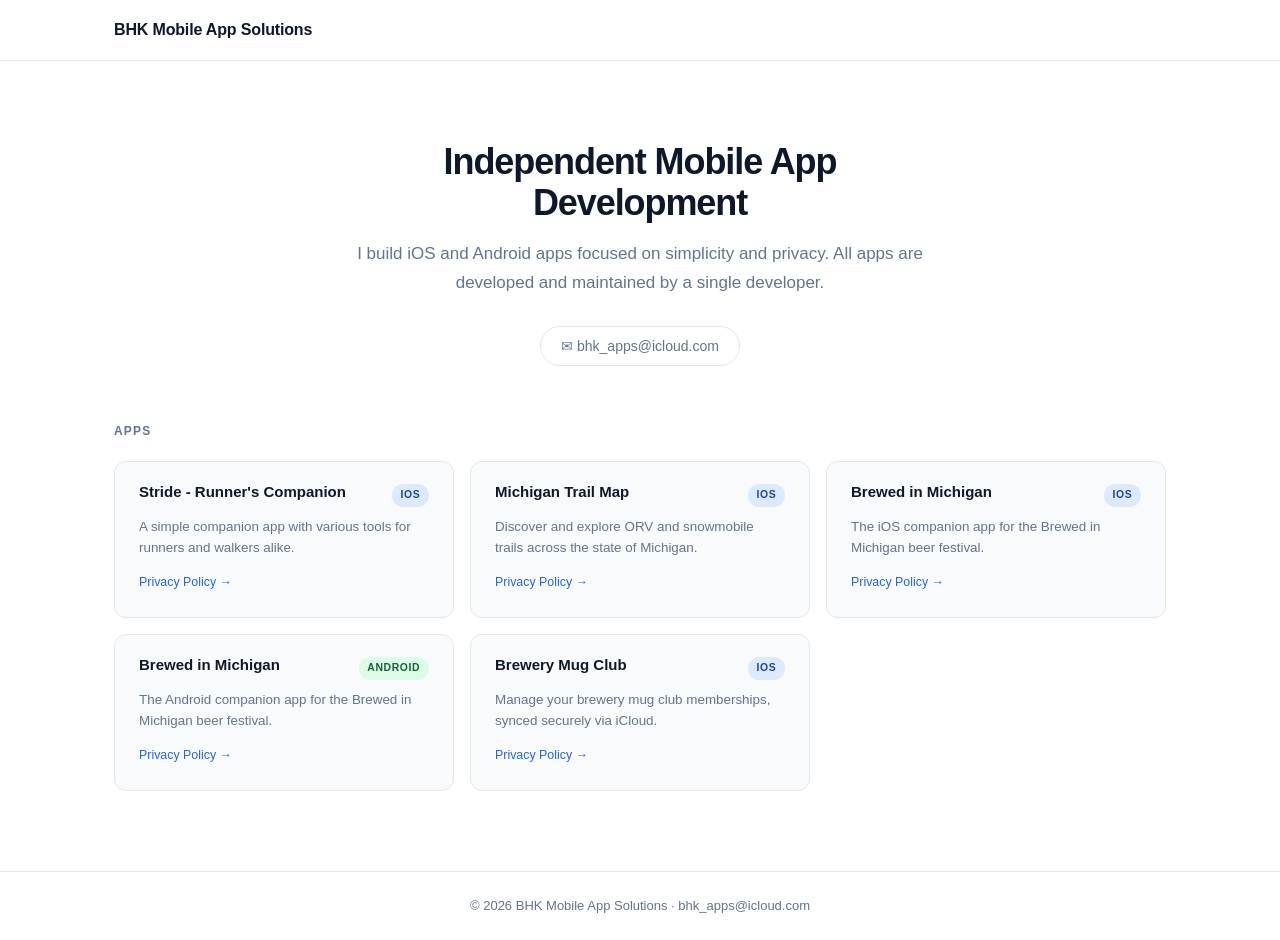
<file: index.html>
<!DOCTYPE html>
<html lang="en">
<head>
    <meta charset="UTF-8">
    <meta name="viewport" content="width=device-width, initial-scale=1.0">
    <title>BHK Mobile App Solutions</title>
    <link rel="stylesheet" href="styles.css">
</head>
<body>
    <header class="site-header">
        <div class="header-inner">
            <span class="site-brand">BHK Mobile App Solutions</span>
        </div>
    </header>

    <main>
        <section class="hero">
            <h1>Independent Mobile App Development</h1>
            <p>I build iOS and Android apps focused on simplicity and privacy. All apps are developed and maintained by a single developer.</p>
            <a href="mailto:bhk_apps@icloud.com" class="hero-contact">
                ✉ bhk_apps@icloud.com
            </a>
        </section>

        <section class="apps-section">
            <p class="section-label">Apps</p>
            <div class="apps-grid">

                <a href="run_companion_privacy_policy.html" class="app-card">
                    <div class="app-card-top">
                        <span class="app-name">Stride - Runner's Companion</span>
                        <span class="platform-badge ios">iOS</span>
                    </div>
                    <p class="app-description">A simple companion app with various tools for runners and walkers alike.</p>
                    <span class="app-policy-link">Privacy Policy →</span>
                </a>

                <!-- <a href="pace_calculator_privacy_policy.html" class="app-card">
                    <div class="app-card-top">
                        <span class="app-name">Pace Calculator</span>
                        <span class="platform-badge ios">iOS</span>
                    </div>
                    <p class="app-description">Calculate and convert running pace, speed, and projected finish times.</p>
                    <span class="app-policy-link">Privacy Policy →</span>
                </a> -->

                <a href="trail_map_privacy_policy.html" class="app-card">
                    <div class="app-card-top">
                        <span class="app-name">Michigan Trail Map</span>
                        <span class="platform-badge ios">iOS</span>
                    </div>
                    <p class="app-description">Discover and explore ORV and snowmobile trails across the state of Michigan.</p>
                    <span class="app-policy-link">Privacy Policy →</span>
                </a>

                <!-- <a href="civic_duty_privacy_policy.html" class="app-card">
                    <div class="app-card-top">
                        <span class="app-name">Civic Duty</span>
                        <span class="platform-badge ios">iOS</span>
                    </div>
                    <p class="app-description">Stay informed and engaged with your local civic responsibilities.</p>
                    <span class="app-policy-link">Privacy Policy →</span>
                </a> -->

                <a href="brewed_privacy_policy.html" class="app-card">
                    <div class="app-card-top">
                        <span class="app-name">Brewed in Michigan</span>
                        <span class="platform-badge ios">iOS</span>
                    </div>
                    <p class="app-description">The iOS companion app for the Brewed in Michigan beer festival.</p>
                    <span class="app-policy-link">Privacy Policy →</span>
                </a>

                <a href="brewed_privacy_policy_android.html" class="app-card">
                    <div class="app-card-top">
                        <span class="app-name">Brewed in Michigan</span>
                        <span class="platform-badge android">Android</span>
                    </div>
                    <p class="app-description">The Android companion app for the Brewed in Michigan beer festival.</p>
                    <span class="app-policy-link">Privacy Policy →</span>
                </a>

                <a href="brewery_mug_club_policy.html" class="app-card">
                    <div class="app-card-top">
                        <span class="app-name">Brewery Mug Club</span>
                        <span class="platform-badge ios">iOS</span>
                    </div>
                    <p class="app-description">Manage your brewery mug club memberships, synced securely via iCloud.</p>
                    <span class="app-policy-link">Privacy Policy →</span>
                </a>

                <!-- <a href="booze_list_privacy_policy.html" class="app-card">
                    <div class="app-card-top">
                        <span class="app-name">Michigan Booze List</span>
                        <span class="platform-badge ios">iOS</span>
                    </div>
                    <p class="app-description">Browse Michigan's selection of craft spirits and distillery offerings.</p>
                    <span class="app-policy-link">Privacy Policy →</span>
                </a> -->

                <!-- <a href="id_validator_privacy_policy.html" class="app-card">
                    <div class="app-card-top">
                        <span class="app-name">ID Validator</span>
                        <span class="platform-badge ios">iOS</span>
                    </div>
                    <p class="app-description">Quickly verify and validate driver's licenses and identification cards.</p>
                    <span class="app-policy-link">Privacy Policy →</span>
                </a> -->

                <!-- <a href="contact_share_privacy_policy.html" class="app-card">
                    <div class="app-card-top">
                        <span class="app-name">EZ Contact Share</span>
                        <span class="platform-badge ios">iOS</span>
                    </div>
                    <p class="app-description">Share your contact information with others quickly and effortlessly.</p>
                    <span class="app-policy-link">Privacy Policy →</span>
                </a> -->

                <!-- <a href="cdmd_privacy_policy.html" class="app-card">
                    <div class="app-card-top">
                        <span class="app-name">Chardee MacDennis</span>
                        <span class="platform-badge ios">iOS</span>
                    </div>
                    <p class="app-description">A digital companion and scorecard for the Chardee MacDennis game.</p>
                    <span class="app-policy-link">Privacy Policy →</span>
                </a> -->

                <!-- <a href="caroline_songs_privacy_policy.html" class="app-card">
                    <div class="app-card-top">
                        <span class="app-name">Caroline Songs</span>
                        <span class="platform-badge ios">iOS</span>
                    </div>
                    <p class="app-description">A personal song collection app, stored entirely on your device.</p>
                    <span class="app-policy-link">Privacy Policy →</span>
                </a> -->

            </div>
        </section>
    </main>

    <footer class="site-footer">
        <p>© 2026 BHK Mobile App Solutions &middot; <a href="mailto:bhk_apps@icloud.com">bhk_apps@icloud.com</a></p>
    </footer>
</body>
</html>
</file>
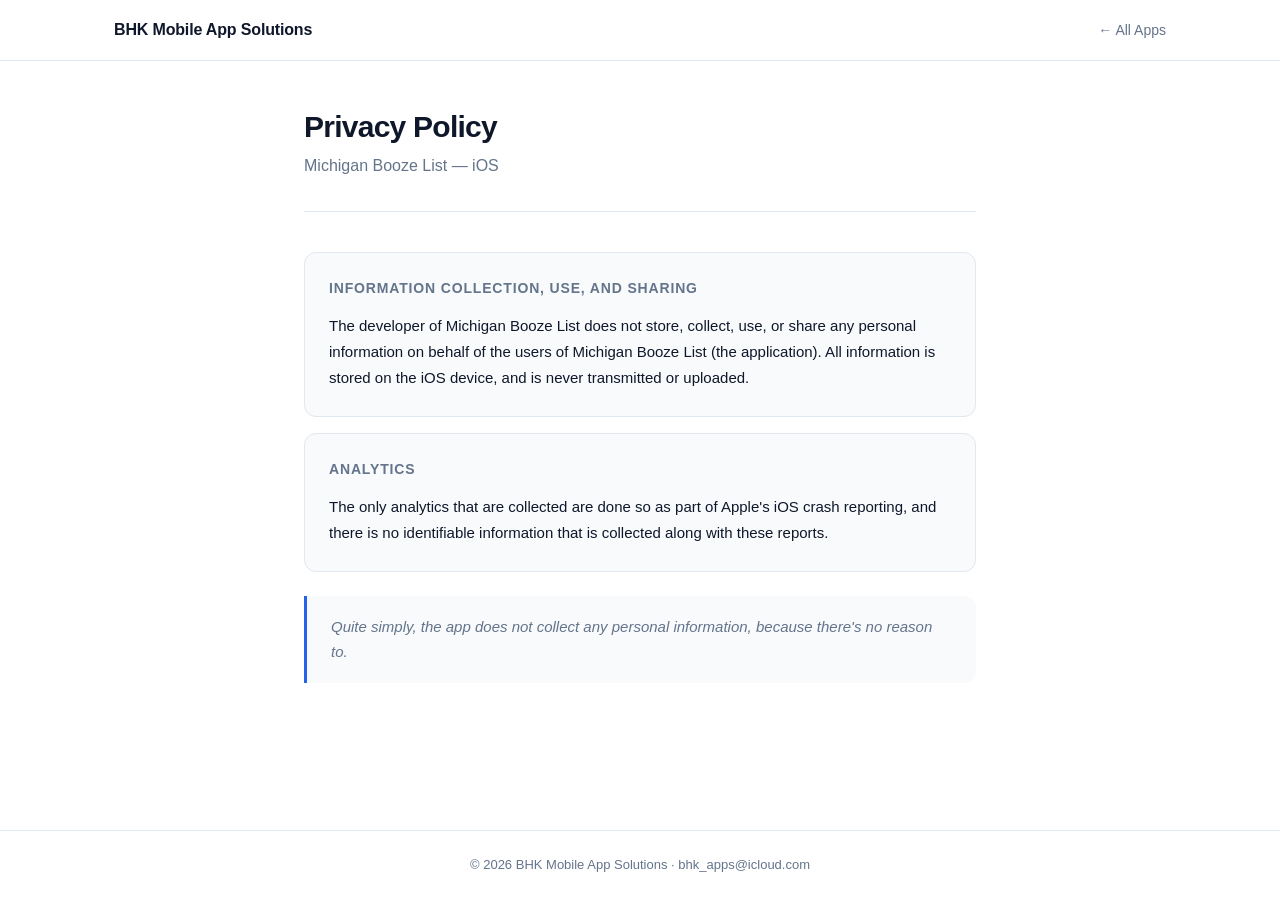
<file: booze_list_privacy_policy.html>
<!DOCTYPE html>
<html lang="en">
<head>
    <meta charset="UTF-8">
    <meta name="viewport" content="width=device-width, initial-scale=1.0">
    <title>Michigan Booze List — Privacy Policy · BHK Mobile App Solutions</title>
    <link rel="stylesheet" href="styles.css">
</head>
<body>
    <header class="site-header">
        <div class="header-inner">
            <a href="index.html" class="site-brand">BHK Mobile App Solutions</a>
            <a href="index.html" class="back-link">← All Apps</a>
        </div>
    </header>

    <main>
        <div class="policy-wrapper">
            <div class="policy-header">
                <h1>Privacy Policy</h1>
                <p class="policy-app-name">Michigan Booze List — iOS</p>
            </div>

            <div class="policy-section">
                <h2>Information Collection, Use, and Sharing</h2>
                <p>The developer of Michigan Booze List does not store, collect, use, or share any personal information on behalf of the users of Michigan Booze List (the application). All information is stored on the iOS device, and is never transmitted or uploaded.</p>
            </div>

            <div class="policy-section">
                <h2>Analytics</h2>
                <p>The only analytics that are collected are done so as part of Apple's iOS crash reporting, and there is no identifiable information that is collected along with these reports.</p>
            </div>

            <div class="policy-conclusion">
                <p>Quite simply, the app does not collect any personal information, because there's no reason to.</p>
            </div>
        </div>
    </main>

    <footer class="site-footer">
        <p>© 2026 BHK Mobile App Solutions &middot; <a href="mailto:bhk_apps@icloud.com">bhk_apps@icloud.com</a></p>
    </footer>
</body>
</html>
</file>
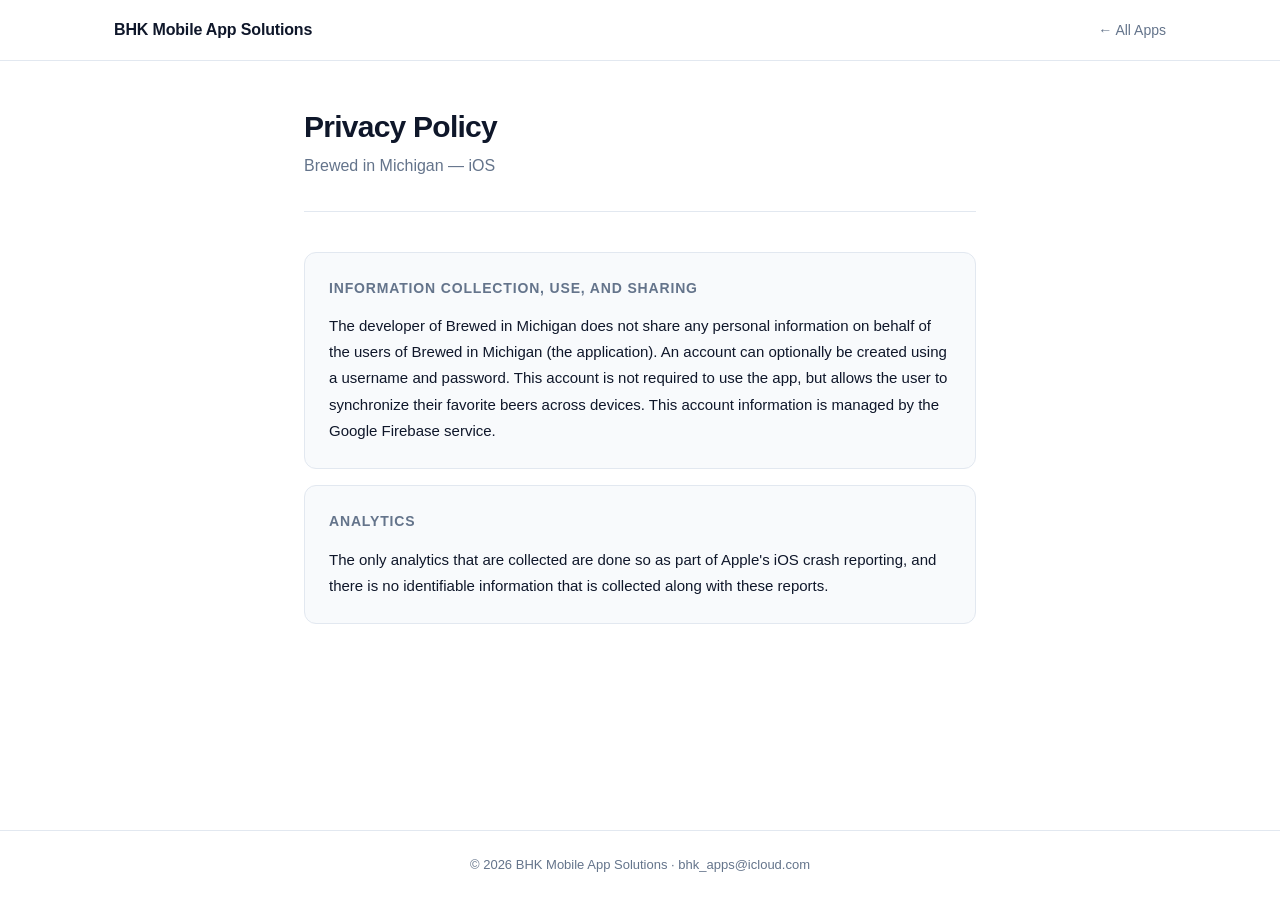
<file: brewed_privacy_policy.html>
<!DOCTYPE html>
<html lang="en">
<head>
    <meta charset="UTF-8">
    <meta name="viewport" content="width=device-width, initial-scale=1.0">
    <title>Brewed in Michigan — iOS Privacy Policy · BHK Mobile App Solutions</title>
    <link rel="stylesheet" href="styles.css">
</head>
<body>
    <header class="site-header">
        <div class="header-inner">
            <a href="index.html" class="site-brand">BHK Mobile App Solutions</a>
            <a href="index.html" class="back-link">← All Apps</a>
        </div>
    </header>

    <main>
        <div class="policy-wrapper">
            <div class="policy-header">
                <h1>Privacy Policy</h1>
                <p class="policy-app-name">Brewed in Michigan — iOS</p>
            </div>

            <div class="policy-section">
                <h2>Information Collection, Use, and Sharing</h2>
                <p>The developer of Brewed in Michigan does not share any personal information on behalf of the users of Brewed in Michigan (the application). An account can optionally be created using a username and password. This account is not required to use the app, but allows the user to synchronize their favorite beers across devices. This account information is managed by the Google Firebase service.</p>
            </div>

            <div class="policy-section">
                <h2>Analytics</h2>
                <p>The only analytics that are collected are done so as part of Apple's iOS crash reporting, and there is no identifiable information that is collected along with these reports.</p>
            </div>
        </div>
    </main>

    <footer class="site-footer">
        <p>© 2026 BHK Mobile App Solutions &middot; <a href="mailto:bhk_apps@icloud.com">bhk_apps@icloud.com</a></p>
    </footer>
</body>
</html>
</file>
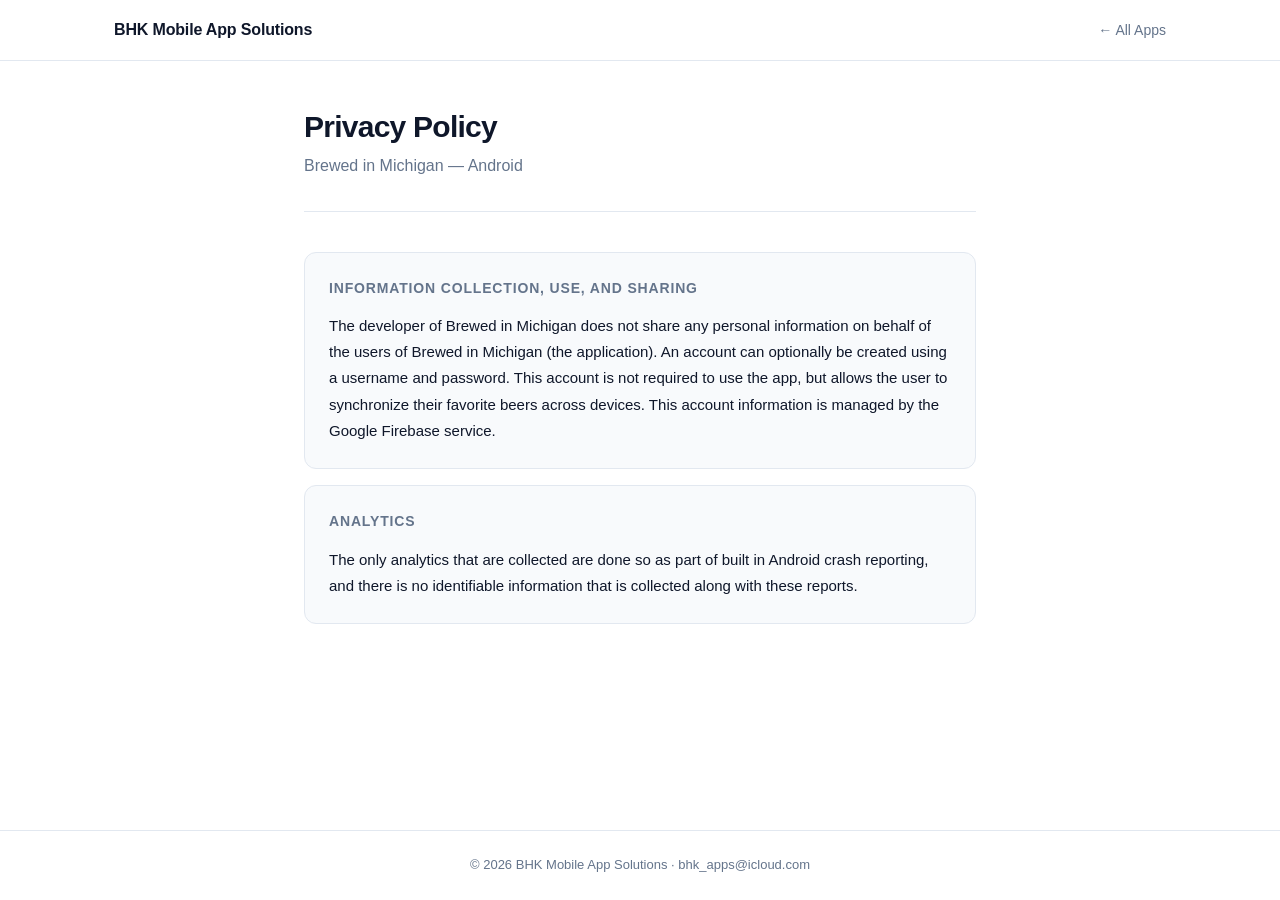
<file: brewed_privacy_policy_android.html>
<!DOCTYPE html>
<html lang="en">
<head>
    <meta charset="UTF-8">
    <meta name="viewport" content="width=device-width, initial-scale=1.0">
    <title>Brewed in Michigan — Android Privacy Policy · BHK Mobile App Solutions</title>
    <link rel="stylesheet" href="styles.css">
</head>
<body>
    <header class="site-header">
        <div class="header-inner">
            <a href="index.html" class="site-brand">BHK Mobile App Solutions</a>
            <a href="index.html" class="back-link">← All Apps</a>
        </div>
    </header>

    <main>
        <div class="policy-wrapper">
            <div class="policy-header">
                <h1>Privacy Policy</h1>
                <p class="policy-app-name">Brewed in Michigan — Android</p>
            </div>

            <div class="policy-section">
                <h2>Information Collection, Use, and Sharing</h2>
                <p>The developer of Brewed in Michigan does not share any personal information on behalf of the users of Brewed in Michigan (the application). An account can optionally be created using a username and password. This account is not required to use the app, but allows the user to synchronize their favorite beers across devices. This account information is managed by the Google Firebase service.</p>
            </div>

            <div class="policy-section">
                <h2>Analytics</h2>
                <p>The only analytics that are collected are done so as part of built in Android crash reporting, and there is no identifiable information that is collected along with these reports.</p>
            </div>
        </div>
    </main>

    <footer class="site-footer">
        <p>© 2026 BHK Mobile App Solutions &middot; <a href="mailto:bhk_apps@icloud.com">bhk_apps@icloud.com</a></p>
    </footer>
</body>
</html>
</file>
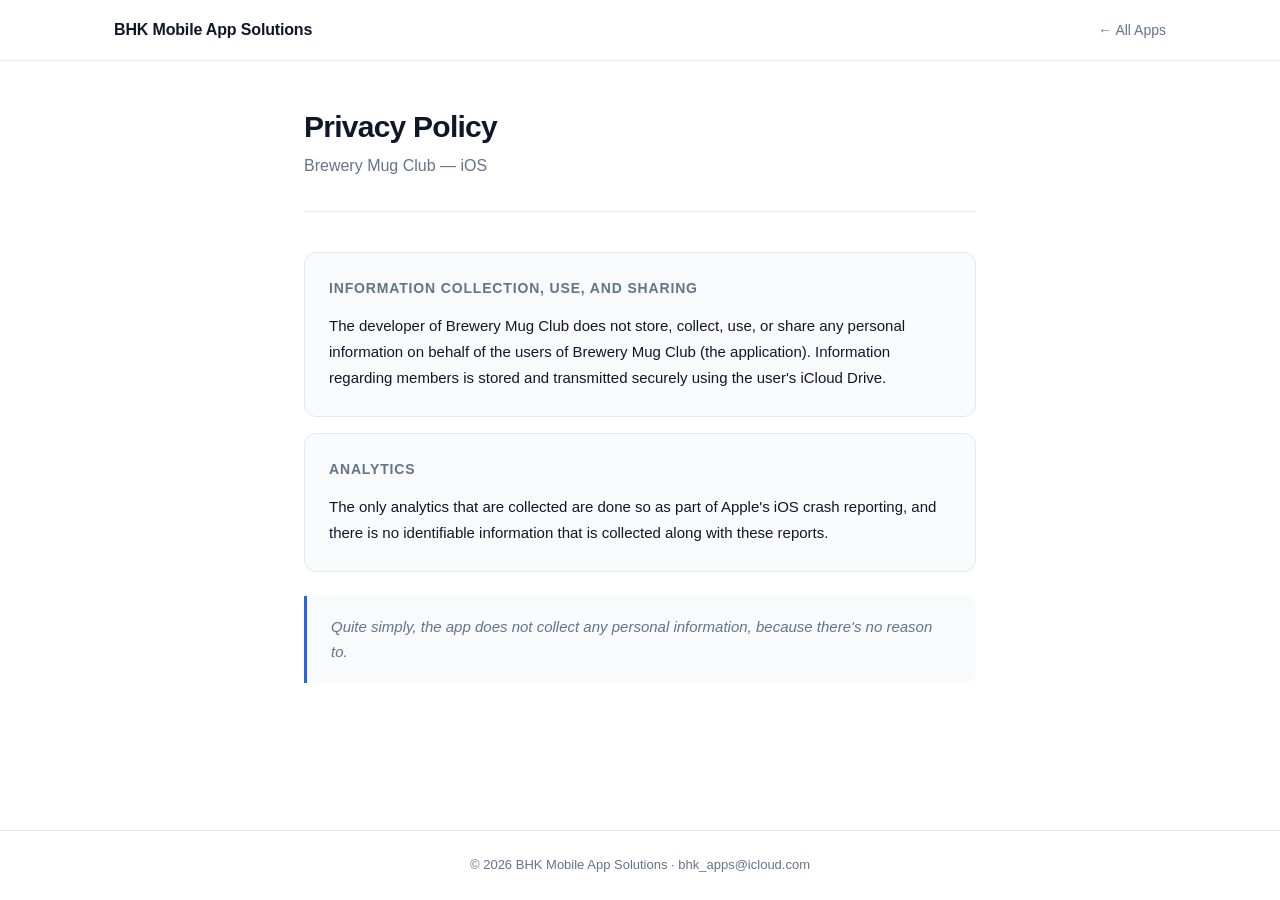
<file: brewery_mug_club_policy.html>
<!DOCTYPE html>
<html lang="en">
<head>
    <meta charset="UTF-8">
    <meta name="viewport" content="width=device-width, initial-scale=1.0">
    <title>Brewery Mug Club — Privacy Policy · BHK Mobile App Solutions</title>
    <link rel="stylesheet" href="styles.css">
</head>
<body>
    <header class="site-header">
        <div class="header-inner">
            <a href="index.html" class="site-brand">BHK Mobile App Solutions</a>
            <a href="index.html" class="back-link">← All Apps</a>
        </div>
    </header>

    <main>
        <div class="policy-wrapper">
            <div class="policy-header">
                <h1>Privacy Policy</h1>
                <p class="policy-app-name">Brewery Mug Club — iOS</p>
            </div>

            <div class="policy-section">
                <h2>Information Collection, Use, and Sharing</h2>
                <p>The developer of Brewery Mug Club does not store, collect, use, or share any personal information on behalf of the users of Brewery Mug Club (the application). Information regarding members is stored and transmitted securely using the user's iCloud Drive.</p>
            </div>

            <div class="policy-section">
                <h2>Analytics</h2>
                <p>The only analytics that are collected are done so as part of Apple's iOS crash reporting, and there is no identifiable information that is collected along with these reports.</p>
            </div>

            <div class="policy-conclusion">
                <p>Quite simply, the app does not collect any personal information, because there's no reason to.</p>
            </div>
        </div>
    </main>

    <footer class="site-footer">
        <p>© 2026 BHK Mobile App Solutions &middot; <a href="mailto:bhk_apps@icloud.com">bhk_apps@icloud.com</a></p>
    </footer>
</body>
</html>
</file>
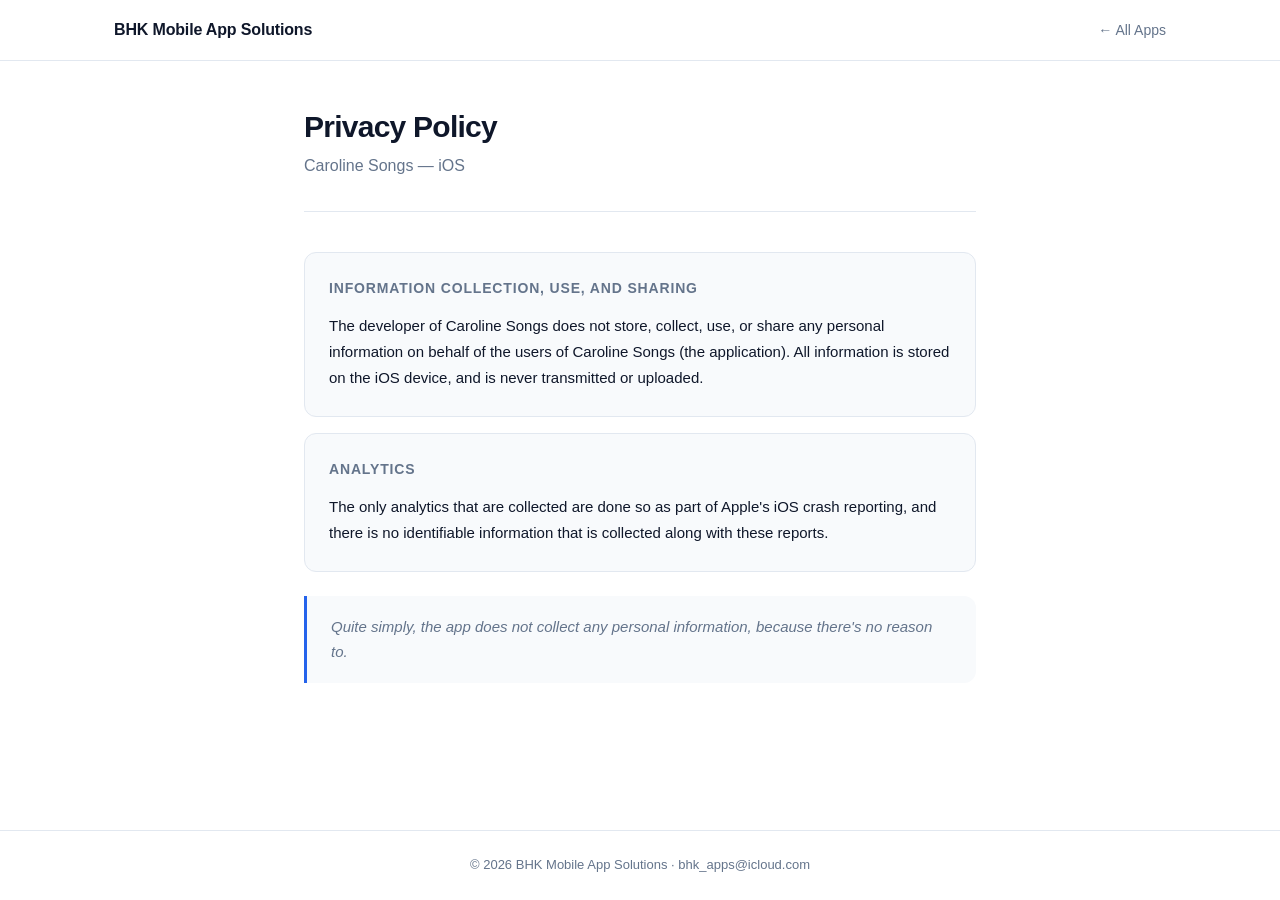
<file: caroline_songs_privacy_policy.html>
<!DOCTYPE html>
<html lang="en">
<head>
    <meta charset="UTF-8">
    <meta name="viewport" content="width=device-width, initial-scale=1.0">
    <title>Caroline Songs — Privacy Policy · BHK Mobile App Solutions</title>
    <link rel="stylesheet" href="styles.css">
</head>
<body>
    <header class="site-header">
        <div class="header-inner">
            <a href="index.html" class="site-brand">BHK Mobile App Solutions</a>
            <a href="index.html" class="back-link">← All Apps</a>
        </div>
    </header>

    <main>
        <div class="policy-wrapper">
            <div class="policy-header">
                <h1>Privacy Policy</h1>
                <p class="policy-app-name">Caroline Songs — iOS</p>
            </div>

            <div class="policy-section">
                <h2>Information Collection, Use, and Sharing</h2>
                <p>The developer of Caroline Songs does not store, collect, use, or share any personal information on behalf of the users of Caroline Songs (the application). All information is stored on the iOS device, and is never transmitted or uploaded.</p>
            </div>

            <div class="policy-section">
                <h2>Analytics</h2>
                <p>The only analytics that are collected are done so as part of Apple's iOS crash reporting, and there is no identifiable information that is collected along with these reports.</p>
            </div>

            <div class="policy-conclusion">
                <p>Quite simply, the app does not collect any personal information, because there's no reason to.</p>
            </div>
        </div>
    </main>

    <footer class="site-footer">
        <p>© 2026 BHK Mobile App Solutions &middot; <a href="mailto:bhk_apps@icloud.com">bhk_apps@icloud.com</a></p>
    </footer>
</body>
</html>
</file>
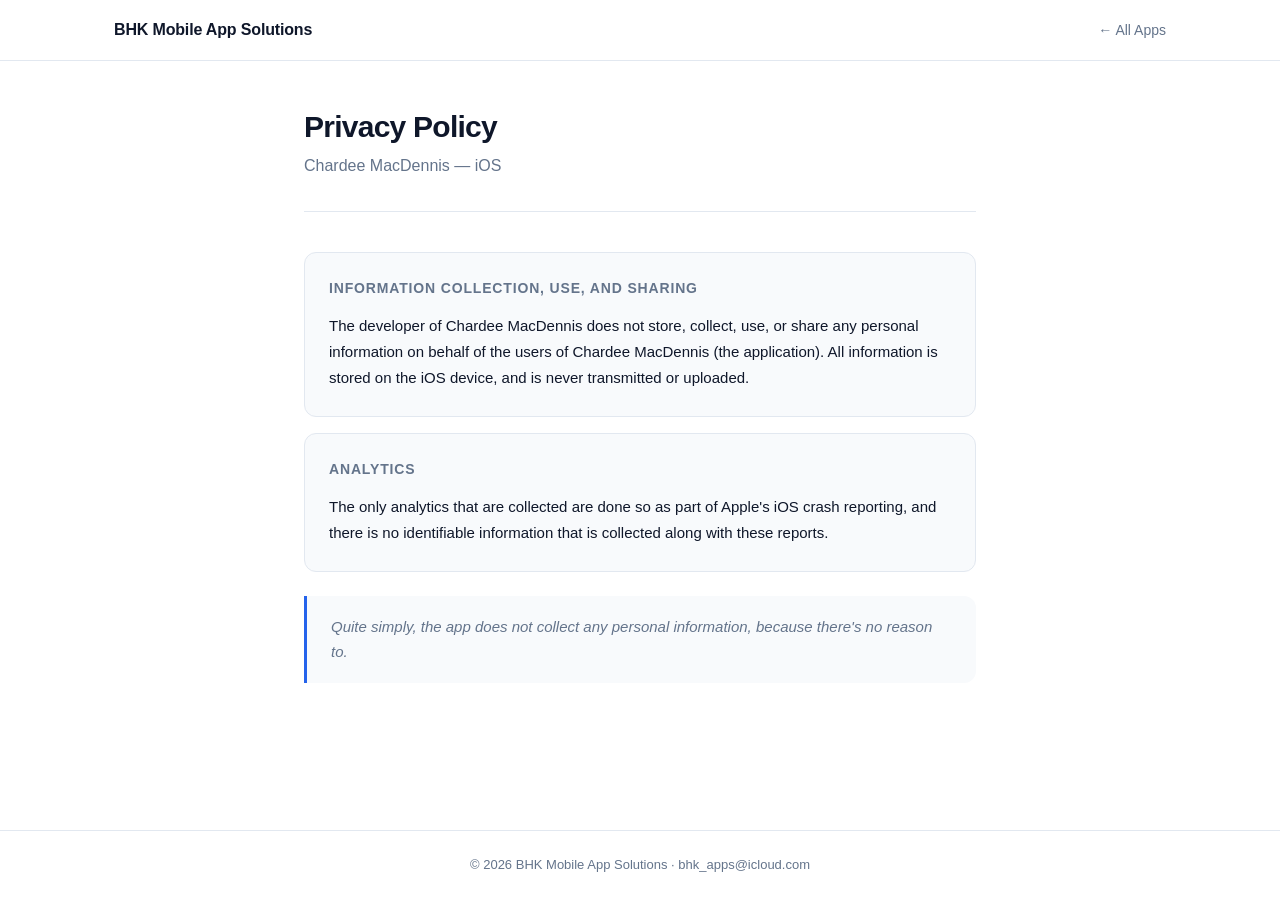
<file: cdmd_privacy_policy.html>
<!DOCTYPE html>
<html lang="en">
<head>
    <meta charset="UTF-8">
    <meta name="viewport" content="width=device-width, initial-scale=1.0">
    <title>Chardee MacDennis — Privacy Policy · BHK Mobile App Solutions</title>
    <link rel="stylesheet" href="styles.css">
</head>
<body>
    <header class="site-header">
        <div class="header-inner">
            <a href="index.html" class="site-brand">BHK Mobile App Solutions</a>
            <a href="index.html" class="back-link">← All Apps</a>
        </div>
    </header>

    <main>
        <div class="policy-wrapper">
            <div class="policy-header">
                <h1>Privacy Policy</h1>
                <p class="policy-app-name">Chardee MacDennis — iOS</p>
            </div>

            <div class="policy-section">
                <h2>Information Collection, Use, and Sharing</h2>
                <p>The developer of Chardee MacDennis does not store, collect, use, or share any personal information on behalf of the users of Chardee MacDennis (the application). All information is stored on the iOS device, and is never transmitted or uploaded.</p>
            </div>

            <div class="policy-section">
                <h2>Analytics</h2>
                <p>The only analytics that are collected are done so as part of Apple's iOS crash reporting, and there is no identifiable information that is collected along with these reports.</p>
            </div>

            <div class="policy-conclusion">
                <p>Quite simply, the app does not collect any personal information, because there's no reason to.</p>
            </div>
        </div>
    </main>

    <footer class="site-footer">
        <p>© 2026 BHK Mobile App Solutions &middot; <a href="mailto:bhk_apps@icloud.com">bhk_apps@icloud.com</a></p>
    </footer>
</body>
</html>
</file>
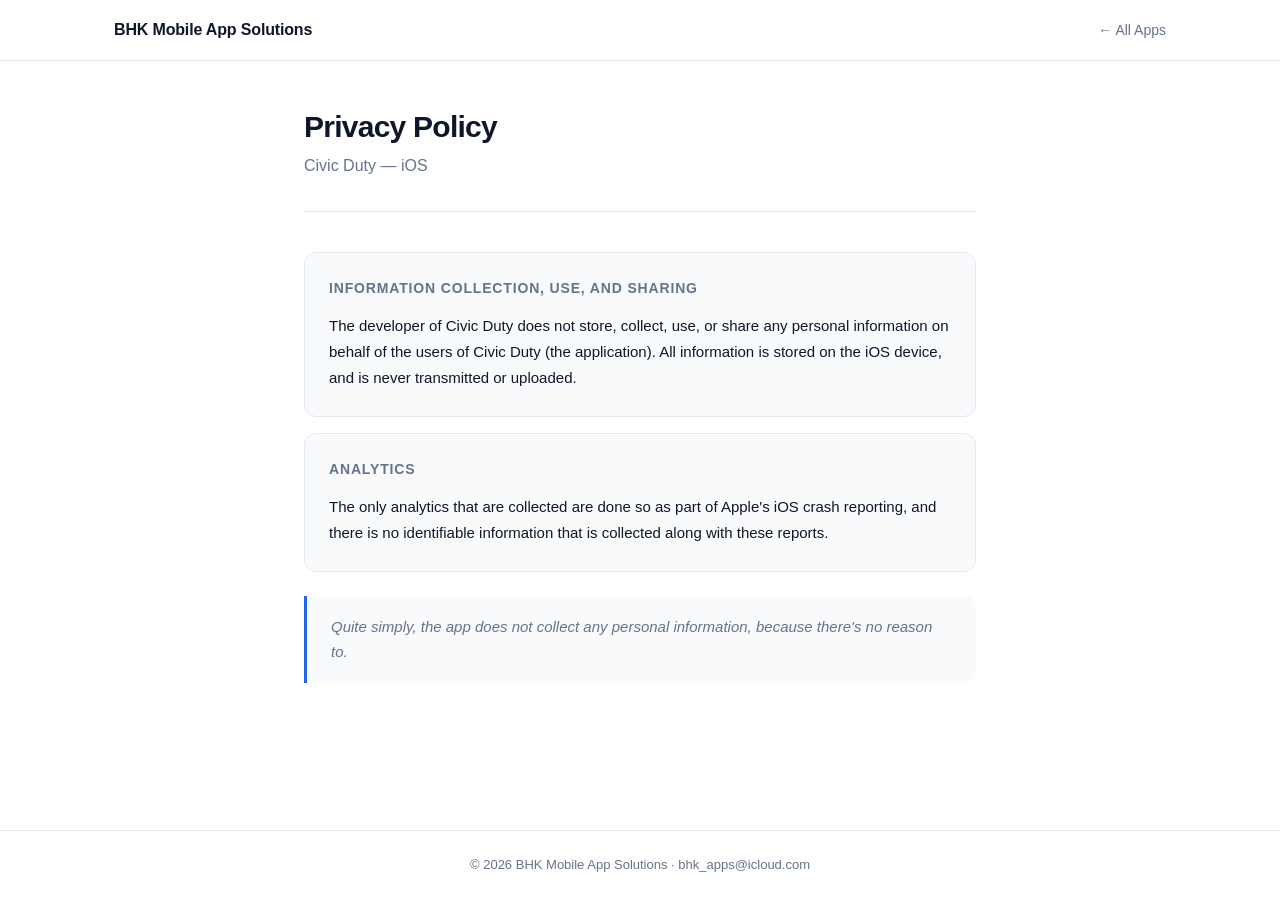
<file: civic_duty_privacy_policy.html>
<!DOCTYPE html>
<html lang="en">
<head>
    <meta charset="UTF-8">
    <meta name="viewport" content="width=device-width, initial-scale=1.0">
    <title>Civic Duty — Privacy Policy · BHK Mobile App Solutions</title>
    <link rel="stylesheet" href="styles.css">
</head>
<body>
    <header class="site-header">
        <div class="header-inner">
            <a href="index.html" class="site-brand">BHK Mobile App Solutions</a>
            <a href="index.html" class="back-link">← All Apps</a>
        </div>
    </header>

    <main>
        <div class="policy-wrapper">
            <div class="policy-header">
                <h1>Privacy Policy</h1>
                <p class="policy-app-name">Civic Duty — iOS</p>
            </div>

            <div class="policy-section">
                <h2>Information Collection, Use, and Sharing</h2>
                <p>The developer of Civic Duty does not store, collect, use, or share any personal information on behalf of the users of Civic Duty (the application). All information is stored on the iOS device, and is never transmitted or uploaded.</p>
            </div>

            <div class="policy-section">
                <h2>Analytics</h2>
                <p>The only analytics that are collected are done so as part of Apple's iOS crash reporting, and there is no identifiable information that is collected along with these reports.</p>
            </div>

            <div class="policy-conclusion">
                <p>Quite simply, the app does not collect any personal information, because there's no reason to.</p>
            </div>
        </div>
    </main>

    <footer class="site-footer">
        <p>© 2026 BHK Mobile App Solutions &middot; <a href="mailto:bhk_apps@icloud.com">bhk_apps@icloud.com</a></p>
    </footer>
</body>
</html>
</file>
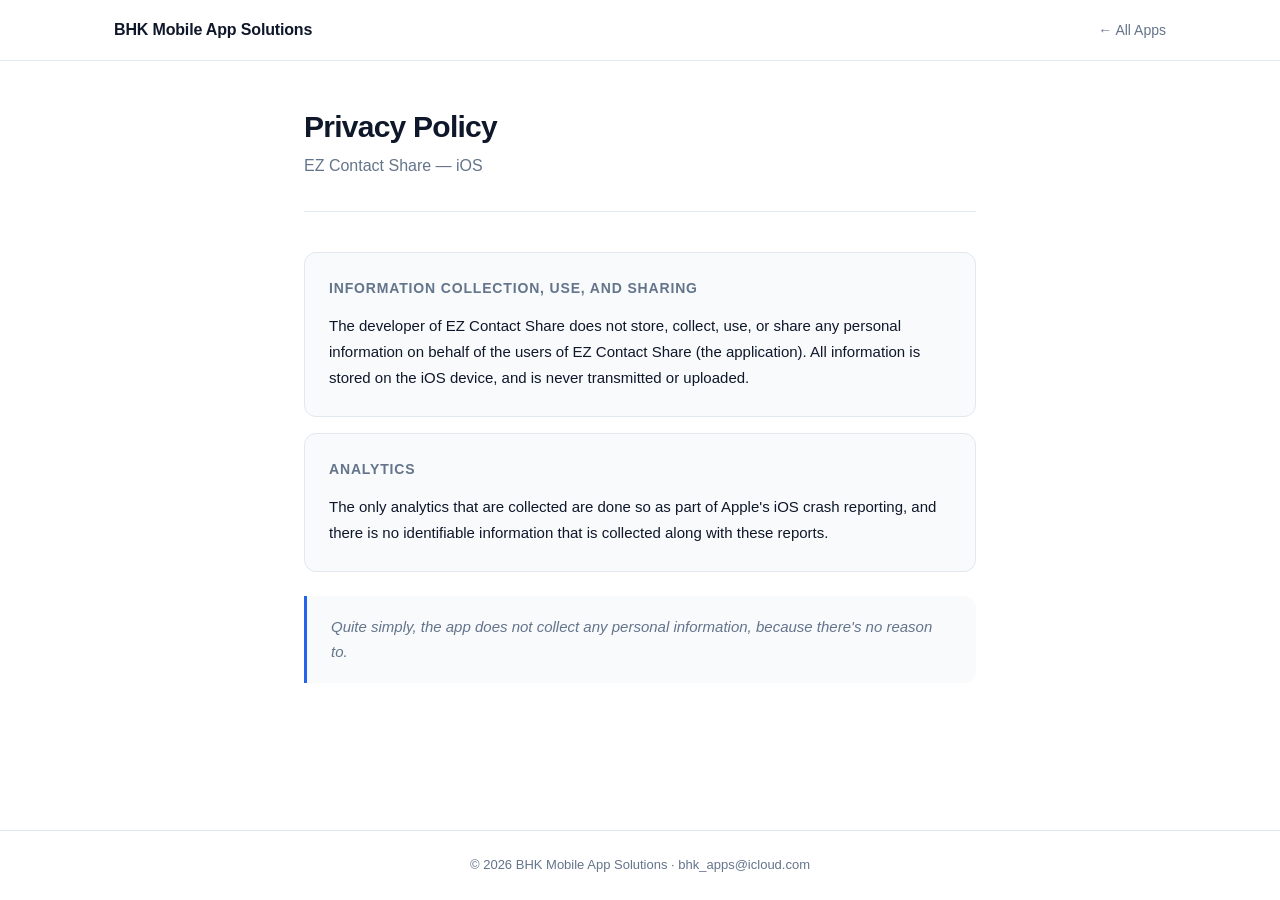
<file: contact_share_privacy_policy.html>
<!DOCTYPE html>
<html lang="en">
<head>
    <meta charset="UTF-8">
    <meta name="viewport" content="width=device-width, initial-scale=1.0">
    <title>EZ Contact Share — Privacy Policy · BHK Mobile App Solutions</title>
    <link rel="stylesheet" href="styles.css">
</head>
<body>
    <header class="site-header">
        <div class="header-inner">
            <a href="index.html" class="site-brand">BHK Mobile App Solutions</a>
            <a href="index.html" class="back-link">← All Apps</a>
        </div>
    </header>

    <main>
        <div class="policy-wrapper">
            <div class="policy-header">
                <h1>Privacy Policy</h1>
                <p class="policy-app-name">EZ Contact Share — iOS</p>
            </div>

            <div class="policy-section">
                <h2>Information Collection, Use, and Sharing</h2>
                <p>The developer of EZ Contact Share does not store, collect, use, or share any personal information on behalf of the users of EZ Contact Share (the application). All information is stored on the iOS device, and is never transmitted or uploaded.</p>
            </div>

            <div class="policy-section">
                <h2>Analytics</h2>
                <p>The only analytics that are collected are done so as part of Apple's iOS crash reporting, and there is no identifiable information that is collected along with these reports.</p>
            </div>

            <div class="policy-conclusion">
                <p>Quite simply, the app does not collect any personal information, because there's no reason to.</p>
            </div>
        </div>
    </main>

    <footer class="site-footer">
        <p>© 2026 BHK Mobile App Solutions &middot; <a href="mailto:bhk_apps@icloud.com">bhk_apps@icloud.com</a></p>
    </footer>
</body>
</html>
</file>
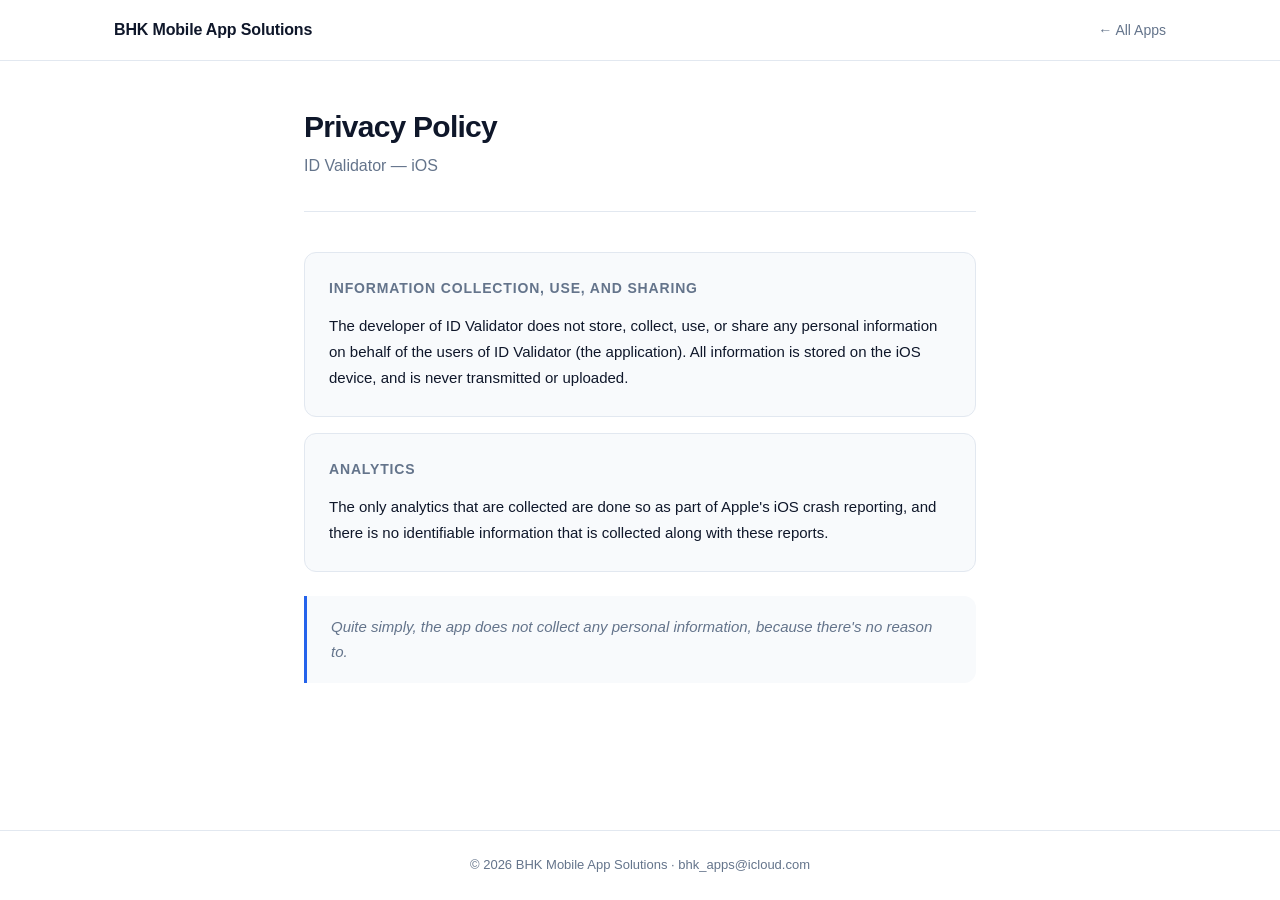
<file: id_validator_privacy_policy.html>
<!DOCTYPE html>
<html lang="en">
<head>
    <meta charset="UTF-8">
    <meta name="viewport" content="width=device-width, initial-scale=1.0">
    <title>ID Validator — Privacy Policy · BHK Mobile App Solutions</title>
    <link rel="stylesheet" href="styles.css">
</head>
<body>
    <header class="site-header">
        <div class="header-inner">
            <a href="index.html" class="site-brand">BHK Mobile App Solutions</a>
            <a href="index.html" class="back-link">← All Apps</a>
        </div>
    </header>

    <main>
        <div class="policy-wrapper">
            <div class="policy-header">
                <h1>Privacy Policy</h1>
                <p class="policy-app-name">ID Validator — iOS</p>
            </div>

            <div class="policy-section">
                <h2>Information Collection, Use, and Sharing</h2>
                <p>The developer of ID Validator does not store, collect, use, or share any personal information on behalf of the users of ID Validator (the application). All information is stored on the iOS device, and is never transmitted or uploaded.</p>
            </div>

            <div class="policy-section">
                <h2>Analytics</h2>
                <p>The only analytics that are collected are done so as part of Apple's iOS crash reporting, and there is no identifiable information that is collected along with these reports.</p>
            </div>

            <div class="policy-conclusion">
                <p>Quite simply, the app does not collect any personal information, because there's no reason to.</p>
            </div>
        </div>
    </main>

    <footer class="site-footer">
        <p>© 2026 BHK Mobile App Solutions &middot; <a href="mailto:bhk_apps@icloud.com">bhk_apps@icloud.com</a></p>
    </footer>
</body>
</html>
</file>
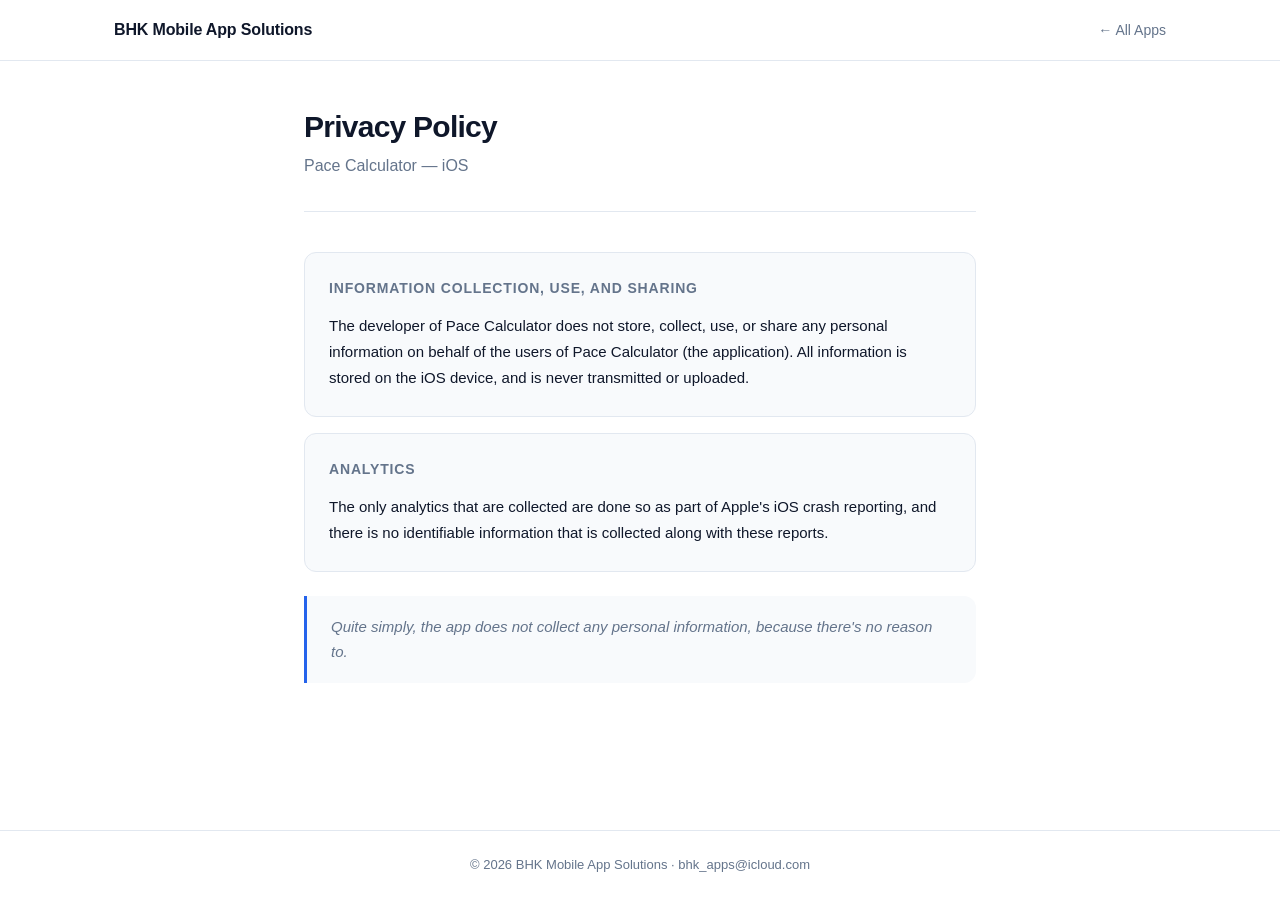
<file: pace_calculator_privacy_policy.html>
<!DOCTYPE html>
<html lang="en">
<head>
    <meta charset="UTF-8">
    <meta name="viewport" content="width=device-width, initial-scale=1.0">
    <title>Pace Calculator — Privacy Policy · BHK Mobile App Solutions</title>
    <link rel="stylesheet" href="styles.css">
</head>
<body>
    <header class="site-header">
        <div class="header-inner">
            <a href="index.html" class="site-brand">BHK Mobile App Solutions</a>
            <a href="index.html" class="back-link">← All Apps</a>
        </div>
    </header>

    <main>
        <div class="policy-wrapper">
            <div class="policy-header">
                <h1>Privacy Policy</h1>
                <p class="policy-app-name">Pace Calculator — iOS</p>
            </div>

            <div class="policy-section">
                <h2>Information Collection, Use, and Sharing</h2>
                <p>The developer of Pace Calculator does not store, collect, use, or share any personal information on behalf of the users of Pace Calculator (the application). All information is stored on the iOS device, and is never transmitted or uploaded.</p>
            </div>

            <div class="policy-section">
                <h2>Analytics</h2>
                <p>The only analytics that are collected are done so as part of Apple's iOS crash reporting, and there is no identifiable information that is collected along with these reports.</p>
            </div>

            <div class="policy-conclusion">
                <p>Quite simply, the app does not collect any personal information, because there's no reason to.</p>
            </div>
        </div>
    </main>

    <footer class="site-footer">
        <p>© 2026 BHK Mobile App Solutions &middot; <a href="mailto:bhk_apps@icloud.com">bhk_apps@icloud.com</a></p>
    </footer>
</body>
</html>
</file>
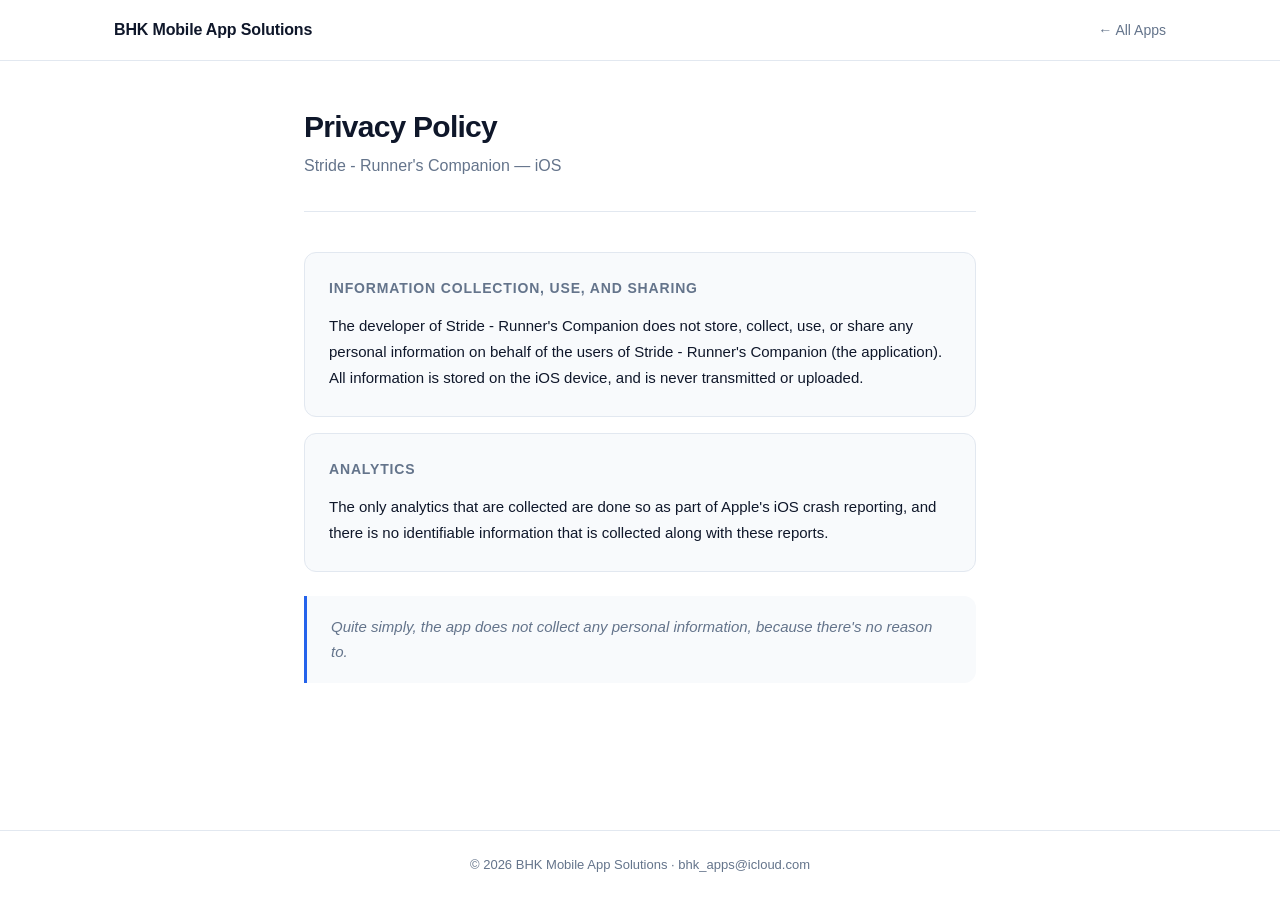
<file: run_companion_privacy_policy.html>
<!DOCTYPE html>
<html lang="en">
<head>
    <meta charset="UTF-8">
    <meta name="viewport" content="width=device-width, initial-scale=1.0">
    <title>Stride - Runner's Companion — Privacy Policy · BHK Mobile App Solutions</title>
    <link rel="stylesheet" href="styles.css">
</head>
<body>
    <header class="site-header">
        <div class="header-inner">
            <a href="index.html" class="site-brand">BHK Mobile App Solutions</a>
            <a href="index.html" class="back-link">← All Apps</a>
        </div>
    </header>

    <main>
        <div class="policy-wrapper">
            <div class="policy-header">
                <h1>Privacy Policy</h1>
                <p class="policy-app-name">Stride - Runner's Companion — iOS</p>
            </div>

            <div class="policy-section">
                <h2>Information Collection, Use, and Sharing</h2>
                <p>The developer of Stride - Runner's Companion does not store, collect, use, or share any personal information on behalf of the users of Stride - Runner's Companion (the application). All information is stored on the iOS device, and is never transmitted or uploaded.</p>
            </div>

            <div class="policy-section">
                <h2>Analytics</h2>
                <p>The only analytics that are collected are done so as part of Apple's iOS crash reporting, and there is no identifiable information that is collected along with these reports.</p>
            </div>

            <div class="policy-conclusion">
                <p>Quite simply, the app does not collect any personal information, because there's no reason to.</p>
            </div>
        </div>
    </main>

    <footer class="site-footer">
        <p>© 2026 BHK Mobile App Solutions &middot; <a href="mailto:bhk_apps@icloud.com">bhk_apps@icloud.com</a></p>
    </footer>
</body>
</html>
</file>
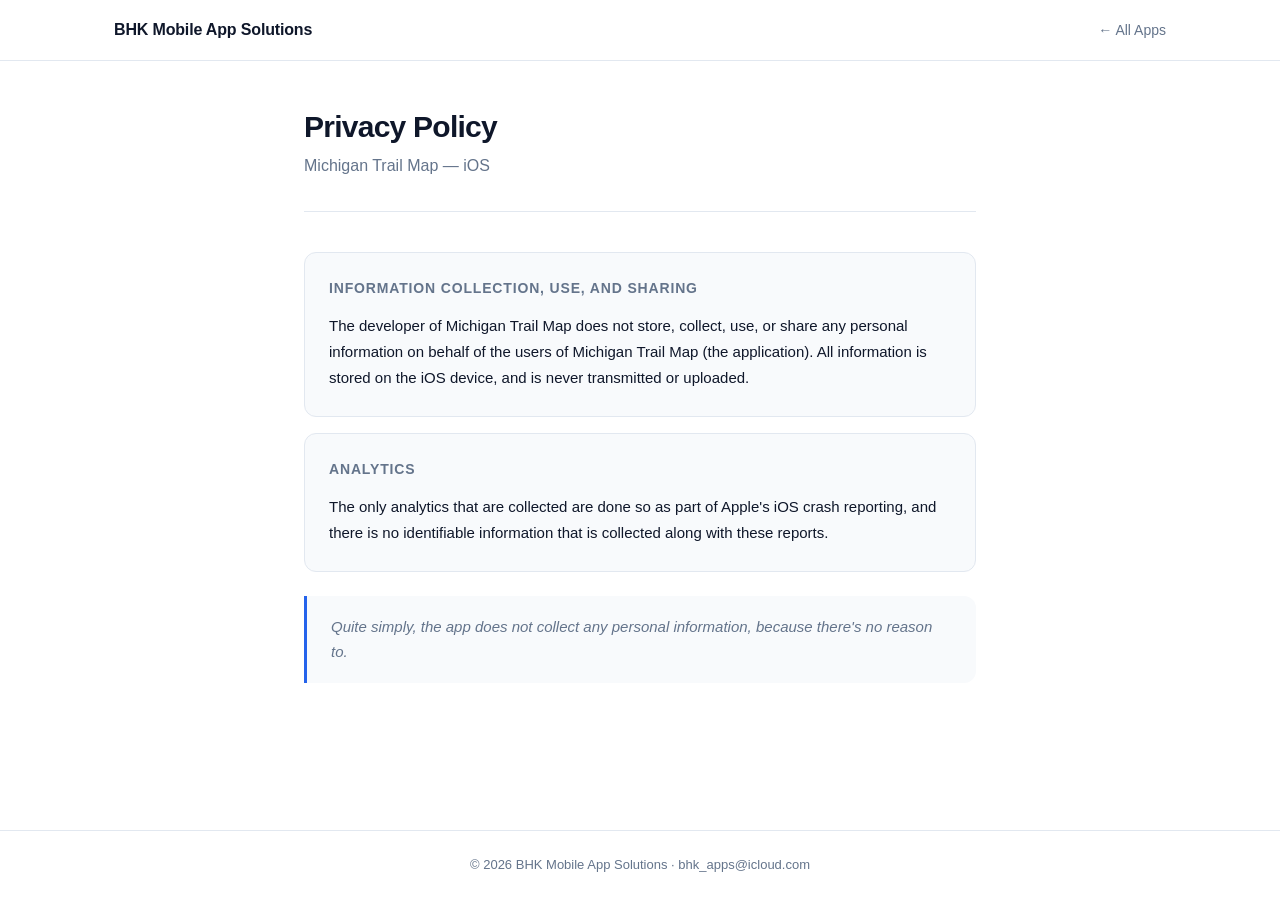
<file: trail_map_privacy_policy.html>
<!DOCTYPE html>
<html lang="en">
<head>
    <meta charset="UTF-8">
    <meta name="viewport" content="width=device-width, initial-scale=1.0">
    <title>Michigan Trail Map — Privacy Policy · BHK Mobile App Solutions</title>
    <link rel="stylesheet" href="styles.css">
</head>
<body>
    <header class="site-header">
        <div class="header-inner">
            <a href="index.html" class="site-brand">BHK Mobile App Solutions</a>
            <a href="index.html" class="back-link">← All Apps</a>
        </div>
    </header>

    <main>
        <div class="policy-wrapper">
            <div class="policy-header">
                <h1>Privacy Policy</h1>
                <p class="policy-app-name">Michigan Trail Map — iOS</p>
            </div>

            <div class="policy-section">
                <h2>Information Collection, Use, and Sharing</h2>
                <p>The developer of Michigan Trail Map does not store, collect, use, or share any personal information on behalf of the users of Michigan Trail Map (the application). All information is stored on the iOS device, and is never transmitted or uploaded.</p>
            </div>

            <div class="policy-section">
                <h2>Analytics</h2>
                <p>The only analytics that are collected are done so as part of Apple's iOS crash reporting, and there is no identifiable information that is collected along with these reports.</p>
            </div>

            <div class="policy-conclusion">
                <p>Quite simply, the app does not collect any personal information, because there's no reason to.</p>
            </div>
        </div>
    </main>

    <footer class="site-footer">
        <p>© 2026 BHK Mobile App Solutions &middot; <a href="mailto:bhk_apps@icloud.com">bhk_apps@icloud.com</a></p>
    </footer>
</body>
</html>
</file>
<file: styles.css>
/* ===== Custom Properties ===== */
:root {
  --bg: #ffffff;
  --bg-subtle: #f8fafc;
  --text: #0f172a;
  --text-muted: #64748b;
  --accent: #2563eb;
  --border: #e2e8f0;
  --card-bg: #f8fafc;
  --badge-ios-bg: #dbeafe;
  --badge-ios-text: #1e40af;
  --badge-android-bg: #dcfce7;
  --badge-android-text: #166534;
  --radius: 12px;
  --max-prose: 720px;
}

@media (prefers-color-scheme: dark) {
  :root {
    --bg: #0f172a;
    --bg-subtle: #1e293b;
    --text: #f1f5f9;
    --text-muted: #94a3b8;
    --accent: #60a5fa;
    --border: #1e293b;
    --card-bg: #1e293b;
    --badge-ios-bg: #172554;
    --badge-ios-text: #93c5fd;
    --badge-android-bg: #14532d;
    --badge-android-text: #86efac;
  }
}

/* ===== Reset & Base ===== */
*, *::before, *::after {
  box-sizing: border-box;
  margin: 0;
  padding: 0;
}

html {
  font-size: 16px;
  -webkit-text-size-adjust: 100%;
}

body {
  font-family: -apple-system, BlinkMacSystemFont, 'Segoe UI', Roboto, Helvetica, Arial, sans-serif;
  background-color: var(--bg);
  color: var(--text);
  line-height: 1.6;
  min-height: 100vh;
  display: flex;
  flex-direction: column;
}

a {
  color: var(--accent);
  text-decoration: none;
}

a:hover {
  text-decoration: underline;
}

/* ===== Site Header ===== */
.site-header {
  border-bottom: 1px solid var(--border);
  background: var(--bg);
  position: sticky;
  top: 0;
  z-index: 10;
}

.header-inner {
  max-width: 1100px;
  margin: 0 auto;
  padding: 0 1.5rem;
  height: 60px;
  display: flex;
  align-items: center;
  justify-content: space-between;
}

.site-brand {
  font-weight: 700;
  font-size: 1rem;
  color: var(--text);
  letter-spacing: -0.01em;
}

.site-brand:hover {
  color: var(--accent);
  text-decoration: none;
}

.back-link {
  font-size: 0.875rem;
  color: var(--text-muted);
}

.back-link:hover {
  color: var(--accent);
  text-decoration: none;
}

/* ===== Main ===== */
main {
  flex: 1;
}

/* ===== INDEX: Hero ===== */
.hero {
  text-align: center;
  padding: 5rem 1.5rem 3.5rem;
  max-width: 640px;
  margin: 0 auto;
}

.hero h1 {
  font-size: 2.25rem;
  font-weight: 800;
  letter-spacing: -0.03em;
  line-height: 1.15;
  margin-bottom: 1rem;
}

.hero p {
  color: var(--text-muted);
  font-size: 1.0625rem;
  margin-bottom: 1.75rem;
  line-height: 1.7;
}

.hero-contact {
  display: inline-flex;
  align-items: center;
  gap: 0.4rem;
  padding: 0.5rem 1.25rem;
  border: 1px solid var(--border);
  border-radius: 999px;
  font-size: 0.875rem;
  color: var(--text-muted);
  transition: border-color 0.15s, color 0.15s;
}

.hero-contact:hover {
  border-color: var(--accent);
  color: var(--accent);
  text-decoration: none;
}

/* ===== INDEX: Apps Grid ===== */
.apps-section {
  max-width: 1100px;
  margin: 0 auto;
  padding: 0 1.5rem 5rem;
}

.section-label {
  font-size: 0.75rem;
  font-weight: 700;
  text-transform: uppercase;
  letter-spacing: 0.1em;
  color: var(--text-muted);
  margin-bottom: 1.25rem;
}

.apps-grid {
  display: grid;
  grid-template-columns: repeat(auto-fill, minmax(280px, 1fr));
  gap: 1rem;
}

.app-card {
  background: var(--card-bg);
  border: 1px solid var(--border);
  border-radius: var(--radius);
  padding: 1.25rem 1.5rem 1.5rem;
  display: flex;
  flex-direction: column;
  gap: 0.4rem;
  transition: border-color 0.15s, box-shadow 0.15s;
  text-decoration: none;
  color: inherit;
}

.app-card:hover {
  border-color: var(--accent);
  box-shadow: 0 0 0 3px color-mix(in srgb, var(--accent) 10%, transparent);
  text-decoration: none;
}

.app-card-top {
  display: flex;
  align-items: flex-start;
  justify-content: space-between;
  gap: 0.75rem;
  margin-bottom: 0.25rem;
}

.app-name {
  font-weight: 600;
  font-size: 0.9375rem;
  line-height: 1.3;
}

.platform-badge {
  font-size: 0.65rem;
  font-weight: 700;
  padding: 0.2rem 0.55rem;
  border-radius: 999px;
  text-transform: uppercase;
  letter-spacing: 0.06em;
  white-space: nowrap;
  flex-shrink: 0;
  margin-top: 0.1rem;
}

.platform-badge.ios {
  background: var(--badge-ios-bg);
  color: var(--badge-ios-text);
}

.platform-badge.android {
  background: var(--badge-android-bg);
  color: var(--badge-android-text);
}

.app-description {
  font-size: 0.8375rem;
  color: var(--text-muted);
  line-height: 1.55;
  flex: 1;
}

.app-policy-link {
  font-size: 0.775rem;
  color: var(--accent);
  font-weight: 500;
  margin-top: 0.5rem;
}

/* ===== POLICY PAGES ===== */
.policy-wrapper {
  max-width: var(--max-prose);
  margin: 0 auto;
  padding: 3rem 1.5rem 5rem;
}

.policy-header {
  margin-bottom: 2.5rem;
  padding-bottom: 2rem;
  border-bottom: 1px solid var(--border);
}

.policy-header h1 {
  font-size: 1.875rem;
  font-weight: 800;
  letter-spacing: -0.025em;
  line-height: 1.2;
  margin-bottom: 0.5rem;
}

.policy-app-name {
  font-size: 1rem;
  color: var(--text-muted);
}

.policy-section {
  background: var(--card-bg);
  border: 1px solid var(--border);
  border-radius: var(--radius);
  padding: 1.5rem;
  margin-bottom: 1rem;
}

.policy-section h2 {
  font-size: 0.875rem;
  font-weight: 700;
  text-transform: uppercase;
  letter-spacing: 0.06em;
  color: var(--text-muted);
  margin-bottom: 0.875rem;
}

.policy-section p {
  font-size: 0.9375rem;
  color: var(--text);
  line-height: 1.75;
}

.policy-conclusion {
  margin-top: 1.5rem;
  padding: 1.125rem 1.5rem;
  border-left: 3px solid var(--accent);
  background: var(--bg-subtle);
  border-radius: 0 var(--radius) var(--radius) 0;
}

.policy-conclusion p {
  font-size: 0.9375rem;
  color: var(--text-muted);
  font-style: italic;
  line-height: 1.7;
}

/* ===== Site Footer ===== */
.site-footer {
  border-top: 1px solid var(--border);
  padding: 1.5rem;
  text-align: center;
}

.site-footer p {
  font-size: 0.8125rem;
  color: var(--text-muted);
}

.site-footer a {
  color: var(--text-muted);
}

.site-footer a:hover {
  color: var(--accent);
}

/* ===== Responsive ===== */
@media (max-width: 600px) {
  .hero h1 {
    font-size: 1.75rem;
  }

  .apps-grid {
    grid-template-columns: 1fr;
  }

  .policy-header h1 {
    font-size: 1.5rem;
  }
}
</file>
